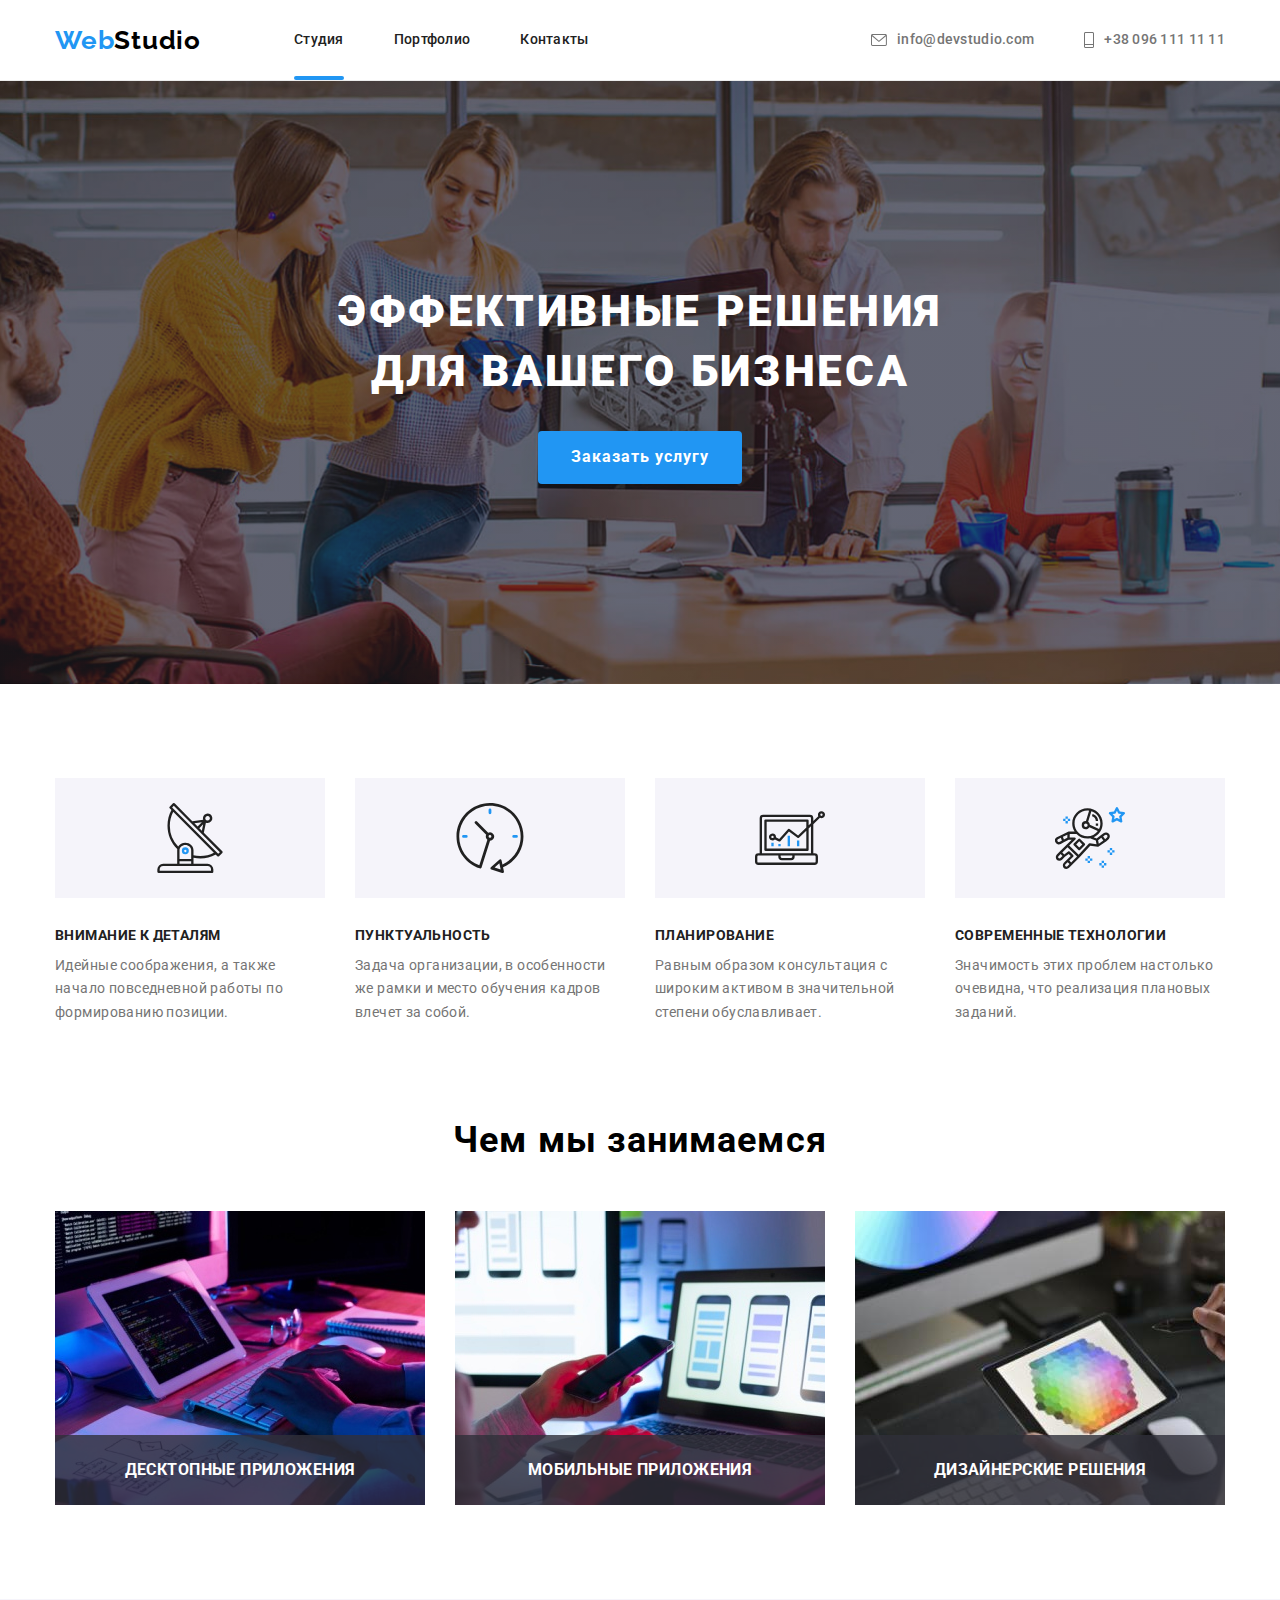
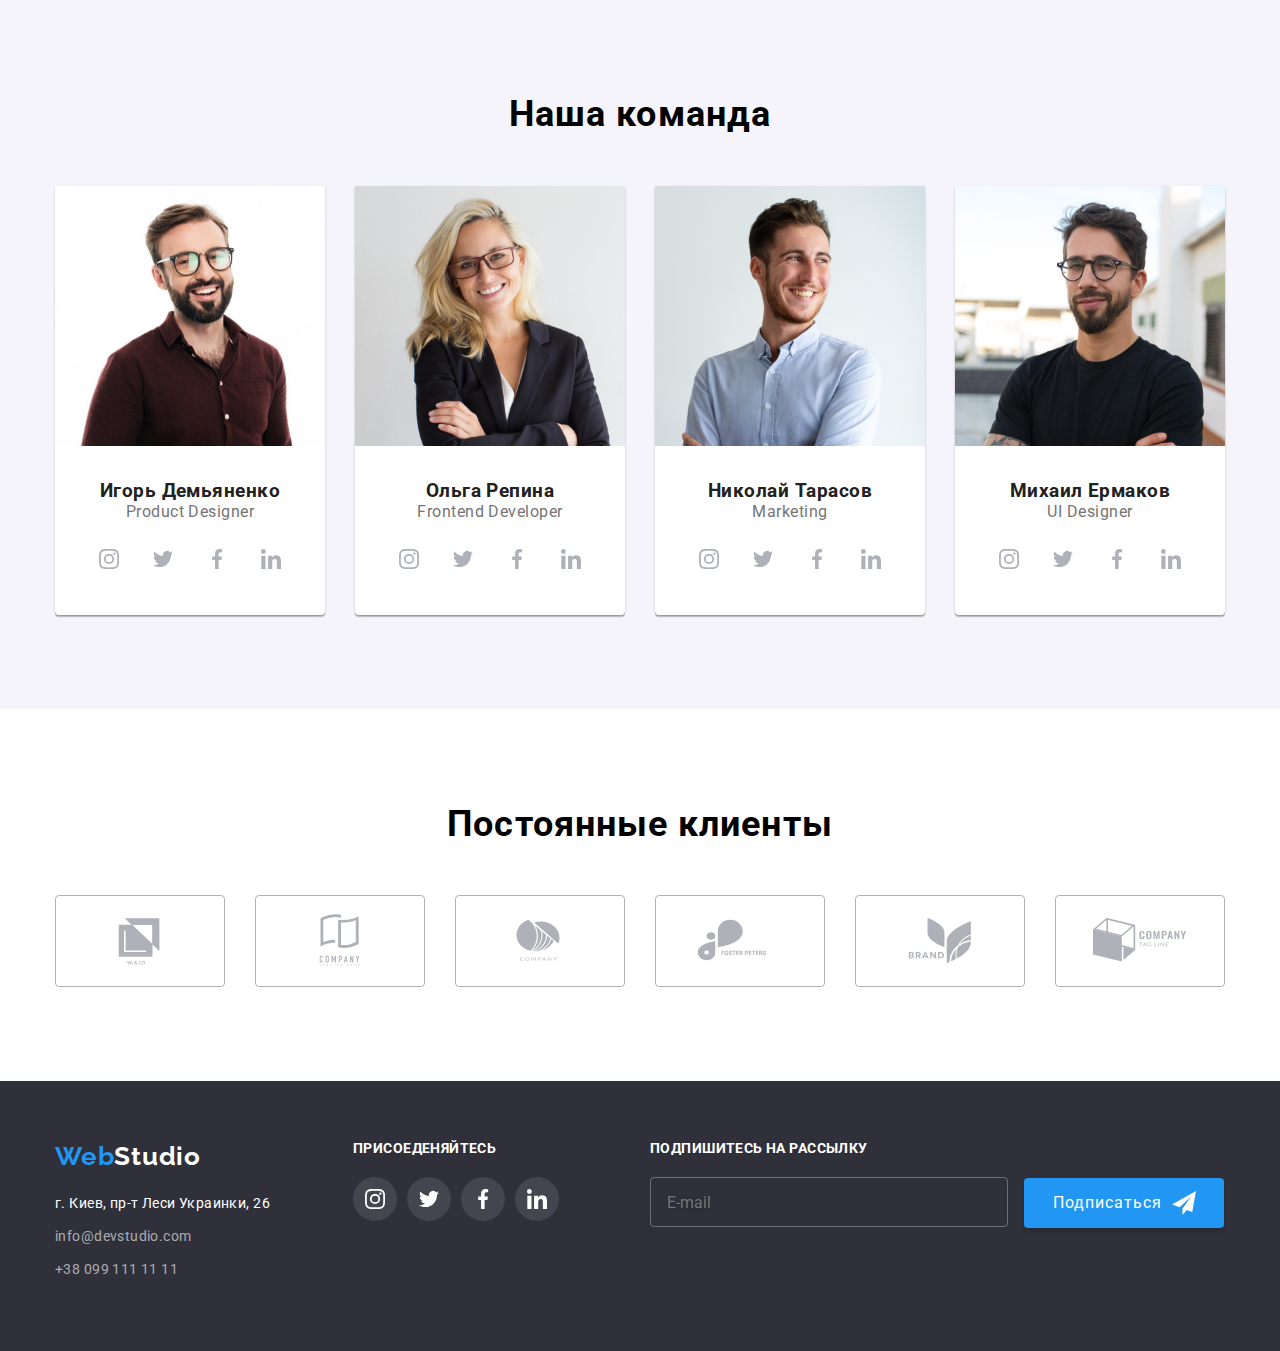
<file: index.html>
<!DOCTYPE html>
<html lang="en">

<head>
    <meta charset="UTF-8">
    <meta http-equiv="X-UA-Compatible" content="IE=edge">
    <meta name="viewport" content="width=device-width, initial-scale=1.0">
    <title>WebStudio</title>
    <link rel="stylesheet" href="./css/main.min.css">
    <link href="https://fonts.googleapis.com/css2?family=Raleway:wght@700&family=Roboto:wght@400;500;700;900&display=swap"
        rel="stylesheet">
    <!--<link rel="stylesheet" href="./css/styles.css">-->
</head>

<body>
    <!--Навигация по сайту-->
    <header class="header">
        <div class="header-container container">
        <nav class="site-nav" >
            <a href="./index.html" class="logo"><span class="logo-blue">Web</span><span class="logo-black">Studio</span></a>
            <ul class="site-nav site-nav__list" >
                <li class="site-nav__item"> <a href="./index.html" class="site-nav__link site-nav__link--current" >Студия</a></li>
                <li class="site-nav__item"> <a href="./portfolio.html" class="site-nav__link" >Портфолио</a></li>
                <li class="site-nav__item"> <a href="#" class="site-nav__link" >Контакты</a></li>
            </ul>
        </nav>
        <ul class="nav list">
            <li class="nav__item"><a  href="mailto:info@devstudio.com" class="nav__contact "><svg width="10" height="16" class="nav__icon">
                <use href="./images/icons.svg#envelope"></use>
            </svg> info@devstudio.com</a></li>
            <li class="nav__item"><a class="nav__contact " href="tel:+380961111111"><svg  width="16" height="12" class="nav__icon nav__icon--size">
                <use href="./images/icons.svg#phone"></use>
            </svg>+38 096 111 11 11</a></li>
        </ul>
        </div>
    </header>
    <main>
        <!--Герой-->
        <section class="hero">
            <h1 class="hero__text">Эффективные решения<br/> для вашего бизнеса</h1>
            <button type="button" class="hero__button" data-modal-open >Заказать услугу</button>
        </section>

        <section class="section">
            <div class="container">
            <!--заголовок который будет скрыт <h2> Наши ценности </h2>-->
            <ul class="list values">
                <li class="values__item">
                    <div class="values__icon">
                        <svg  width="70px" height="70px">
                            <use href="./images/icons.svg#antenna">
                            </use>
                        </svg>
                    </div>
                    <h3 class="values__heading">Внимание к деталям</h3>
                    <p class="values__text">Идейные соображения, а также начало повседневной работы по формированию позиции.</p>
                </li>
                <li class="values__item">
                    <div class="values__icon">
                        <svg  width="70" height="70">
                            <use href="./images/icons.svg#clock" ></use>
                        </svg>
                    </div>
                    <h3 class="values__heading">Пунктуальность</h3>
                    <p class="values__text">Задача организации, в особенности же рамки и место обучения кадров влечет за собой.</p>
                </li>
                <li class="values__item">
                    <div class="values__icon">
                        <svg  width="70" height="70">
                            <use href="./images/icons.svg#diagram" ></use>
                        </svg>
                    </div>
                    <h3 class="values__heading">Планирование</h3>
                    <p class="values__text">Равным образом консультация с широким активом в значительной степени обуславливает.</p>
                </li>
                <li class="values__item">
                    <div class="values__icon">
                        <svg  width="70" height="70">
                            <use href="./images/icons.svg#astronaut"></use>
                        </svg>
                    </div>
                    <h3 class="values__heading">Современные технологии </h3>
                    <p class="values__text">Значимость этих проблем настолько очевидна, что реализация плановых заданий.</p>
                </li>
            </ul>
            </div>
        </section>
        <!--Чем мы занимаемся-->
        <section class="inform">
            <div class="container">
            <h2 class="title">Чем мы занимаемся</h2>
            <ul class="list inform__list">
                <li class="inform__item"> 
                    <div class="inform__link"> <a href="#"><img src="./images/box1.jpg" width="370" alt="Структура проекта">
                    <div class="inform__title"><h3>Десктопные приложения</h3></div></a></div>
                </li>
                <li class="inform__item"> 
                    <div class="inform__link"> <a href="#"><img src="./images/box2.jpg" width="370" alt="Оптимизация">
                    <div class="inform__title"><h3>Мобильные приложения</h3></div></a></div>
                </li>
                <li class="inform__item"> <div class="inform__link"> <a href="#"><img src="./images/box3.jpg" width="370" alt="Дизайн">
                    <div class="inform__title"><h3>Дизайнерские решения</h3></div></a></div></li>
            </ul>
            </div>
        </section>
        <!--Наша команда-->
        <section class="team section">
            <div class="container">
<h2 class="title">Наша команда</h2>
<ul class="list team__list">
    <li class="team__item"><img src="./images/igor.jpg" width="270" alt="Игорь">
       <div class="team__container"><h3 class="team__title">Игорь Демьяненко</h3>
        <p class="team__text">Product Designer</p>
        <div class="card">
            <ul class="card__list list">
                <li><a href="#"  class="card__link"><svg width="20" height="20" class="card__icon">
                    <use href="./images/icons.svg#instagram"></use>
                </svg></a></li>
                <li><a href="#" class="card__link"><svg width="20" height="20" class="card__icon">
                    <use href="./images/icons.svg#twitter"></use>
                </svg></a></li>
                <li><a href="#" class="card__link"><svg width="20" height="20"class="card__icon">
                    <use href="./images/icons.svg#facebook"></use>
                </svg></a></li>
                <li><a href="#" class="card__link"><svg width="20" height="20"class="card__icon">
                    <use href="./images/icons.svg#linkedin"></use>
                </svg></a></li>
            </ul>
        </div>
        </div>
    </li>
    <li class="team__item"><img src="./images/olga.jpg" width="270" alt="Ольга">
    <div class="team__container"> <h3 class="team__title">Ольга Репина</h3>
        <p class="team__text">Frontend Developer</p>
        <div class="card">
            <ul class="card__list list">
                <li><a href="" class="card__link"><svg width="20" height="20" class="card__icon">
                            <use href="./images/icons.svg#instagram"></use>
                        </svg></a></li>
                <li><a href="" class="card__link"><svg width="20" height="20" class="card__icon">
                            <use href="./images/icons.svg#twitter"></use>
                        </svg></a></li>
                <li><a href="" class="card__link"><svg width="20" height="20" class="card__icon">
                            <use href="./images/icons.svg#facebook"></use>
                        </svg></a></li>
                <li><a href="" class="card__link"><svg width="20" height="20" class="card__icon">
                            <use href="./images/icons.svg#linkedin"></use>
                        </svg></a></li>
            </ul>
        </div>
    </div>
    </li>
    <li class="team__item"><img src="./images/tarasov.jpg" width="270" alt="Николай">
    <div class="team__container"> <h3 class="team__title">Николай Тарасов</h3>
        <p class="team__text">Marketing</p>
        <div class="card">
            <ul class="card__list list">
                <li><a href="" class="card__link"><svg width="20" height="20" class="card__icon">
                            <use href="./images/icons.svg#instagram"></use>
                        </svg></a></li>
                <li><a href="" class="card__link"><svg width="20" height="20" class="card__icon">
                            <use href="./images/icons.svg#twitter"></use>
                        </svg></a></li>
                <li><a href="" class="card__link"><svg width="20" height="20" class="card__icon">
                            <use href="./images/icons.svg#facebook"></use>
                        </svg></a></li>
                <li><a href="" class="card__link"><svg width="20" height="20" class="card__icon">
                            <use href="./images/icons.svg#linkedin"></use>
                        </svg></a></li>
            </ul>
        </div>
    </div>
    </li>
    <li class="team__item"><img src="./images/ermakov.jpg" width="270" alt="Михаил">
        <div class="team__container"><h3 class="team__title">Михаил Ермаков</h3>
        <p class="team__text">UI Designer</p>
        <div class="card">
            <ul class="card__list list">
                <li><a href="" class="card__link"><svg width="20" height="20" class="card__icon">
                            <use href="./images/icons.svg#instagram"></use>
                        </svg></a></li>
                <li><a href="" class="card__link"><svg width="20" height="20" class="card__icon">
                            <use href="./images/icons.svg#twitter"></use>
                        </svg></a></li>
                <li><a href="" class="card__link"><svg width="20" height="20" class="card__icon">
                            <use href="./images/icons.svg#facebook"></use>
                        </svg></a></li>
                <li><a href="" class="card__link"><svg width="20" height="20" class="card__icon">
                            <use href="./images/icons.svg#linkedin"></use>
                        </svg></a></li>
            </ul>
        </div>
    </div>
    </li>
</ul>
            </div>
           <!--Постоянные клиенты-->
        </section>
        <section class="section">
            <div class="container">
                <h2 class="title">Постоянные клиенты</h2>
                    <ul class="client list">
                        <li><a href="#" class="client__link">
                            <svg width="106" height="60">
                            <use href="./images/icons.svg#logo-0"></use></svg></a></li>
                        <li ><a href="#"class="client__link">
                            <svg width="106" height="60">
                            <use href="./images/icons.svg#logo-1"></use></svg></a></li>
                        <li><a href="#" class="client__link">
                            <svg width="106" height="60">
                            <use href="./images/icons.svg#logo-2"></use></svg></a></li>
                        <li><a href="#" class="client__link">
                            <svg width="106" height="60">
                            <use href="./images/icons.svg#logo-3"></use></svg></a></li>
                        <li><a href="#" class="client__link">
                            <svg width="106" height="60">
                            <use href="./images/icons.svg#logo-4"></use></svg></a></li>
                        <li><a href="#" class="client__link">
                            <svg width="106" height="60">
                            <use href="./images/icons.svg#logo-5"></use></svg></a></li>
                    </ul>
            </div>
        </section>
    </main>
    <!--Футер-->
<footer class="footer">
        <div class="container footer__container">
            <div>
            <a href="./index.html" class="footer__logo"><span class="logo-blue">Web</span><span class="logo-white">Studio</span></a>
        <address>
            <ul class="adress list">
                <li class="adress__item"><a href="#" class="adress__link">г. Киев, пр-т Леси Украинки, 26</a> </li>
                <li class="adress__item"><a href="mailto:info@example.com" class="adress__link adress__link--color">info@devstudio.com</a></li>
                <li class="adress__item"><a href="tel:+380991111111" class="adress__link adress__link--color">+38 099 111 11 11</a></li>
            </ul>
        </address>
        </div>
        <div class="join">
            <h3 class="join__title">Присоеденяйтесь</h3>
        <ul class="join__list list">
            <li><a href="#" class="join__link"><svg width="20" height="20" class="join__icon">
                        <use href="./images/icons.svg#instagram"></use>
                    </svg></a></li>
            <li><a href="#" class="join__link"><svg width="20" height="20" class="join__icon">
                        <use href="./images/icons.svg#twitter"></use>
                    </svg></a></li>
            <li><a href="#" class="join__link"><svg width="20" height="20" class="join__icon">
                        <use href="./images/icons.svg#facebook"></use>
                    </svg></a></li>
            <li><a href="#" class="join__link"><svg width="20" height="20" class="join__icon">
                        <use href="./images/icons.svg#linkedin"></use>
                    </svg></a></li>
        </ul>
        </div>
        <form class="footer-form">
            <h3 class="footer-form__title">Подпишитесь на рассылку</h3>
            <div>
            <input type="email" name="mail" placeholder="E-mail" class="footer-form__input"/>
            <button type="submit" class="footer-form__button">Подписаться <svg width="20" height="20" class="footer-form__icon">
                <use href="./images/icons.svg#icon-send-1"></use></svg></button>
            </div>
        </form>
    </div>
      
    </footer>

    <!--модальное окно-->
    <div class="backdrop is-hidden" data-modal>
        <div class="modal">
           <button type="button" class="modal__button" data-modal__button>
            <svg  width="18" height="18" >
            <use href="./images/icons.svg#close-black"></use>
            </svg></button>
            <form class="modal-form">
                <h2 class="modal-form__title">Оставьте свои данные, мы вам перезвоним</h2>
                <div class="modal-form__container">
                    <label for="name" class="modal-form__label">Имя</label>
                    <div class="modal-form__box">
                    <input class="modal-form__input" type="text" name="name" id="name"/>
                    <svg width="18" height="18" class="modal-form__icon">
                    <use href="./images/icons.svg#person-black"></use>
                    </svg>
                    </div>
                
                </div>
                <div class="modal-form__container">
                    <label for="tel" class="modal-form__label">Телефон</label>
                    <div class="modal-form__box">
                    <input class="modal-form__input" type="tel" name="tel" id="tel"/>
                    <svg width="18" height="18" class="modal-form__icon">
                    <use href="./images/icons.svg#phone-black"></use>
                    </svg> 
                    </div>
                </div>
                <div class="modal-form__container">
                    <label for="mail" class="modal-form__label">Почта</label>
                    <div class="modal-form__box">
                    <input class="modal-form__input" type="email" name="mail" id="mail"/>
                    <svg width="18" height="18" class="modal-form__icon">
                    <use href="./images/icons.svg#email-black"></use>
                    </svg>     
                    </div>
                </div>
                <div class="modal-form__container">
                    <label for="comment" class="modal-form__label">Комментарий</label>

                    <textarea class="modal-form__textarea" name="comment" id="comment" cols="" rows="10" placeholder="Введите текст"></textarea> 
                    
                </div>
                <div class="checkbox">
                    <input class="checkbox__input" type="checkbox" name="police" id="police"/>
                    <label for="police" class="checkbox__input">Соглашаюсь с рассылкой и принимаю <a href="" class="checkbox__link">Условия договора</a></label>
                </div>
               
                        <button type="submit" class="modal-form__button">Отправить </button>
                                    
            </form>
        </div>

    </div>
    <script src="./js/modal.js"></script>
</body>

</html>
</file>
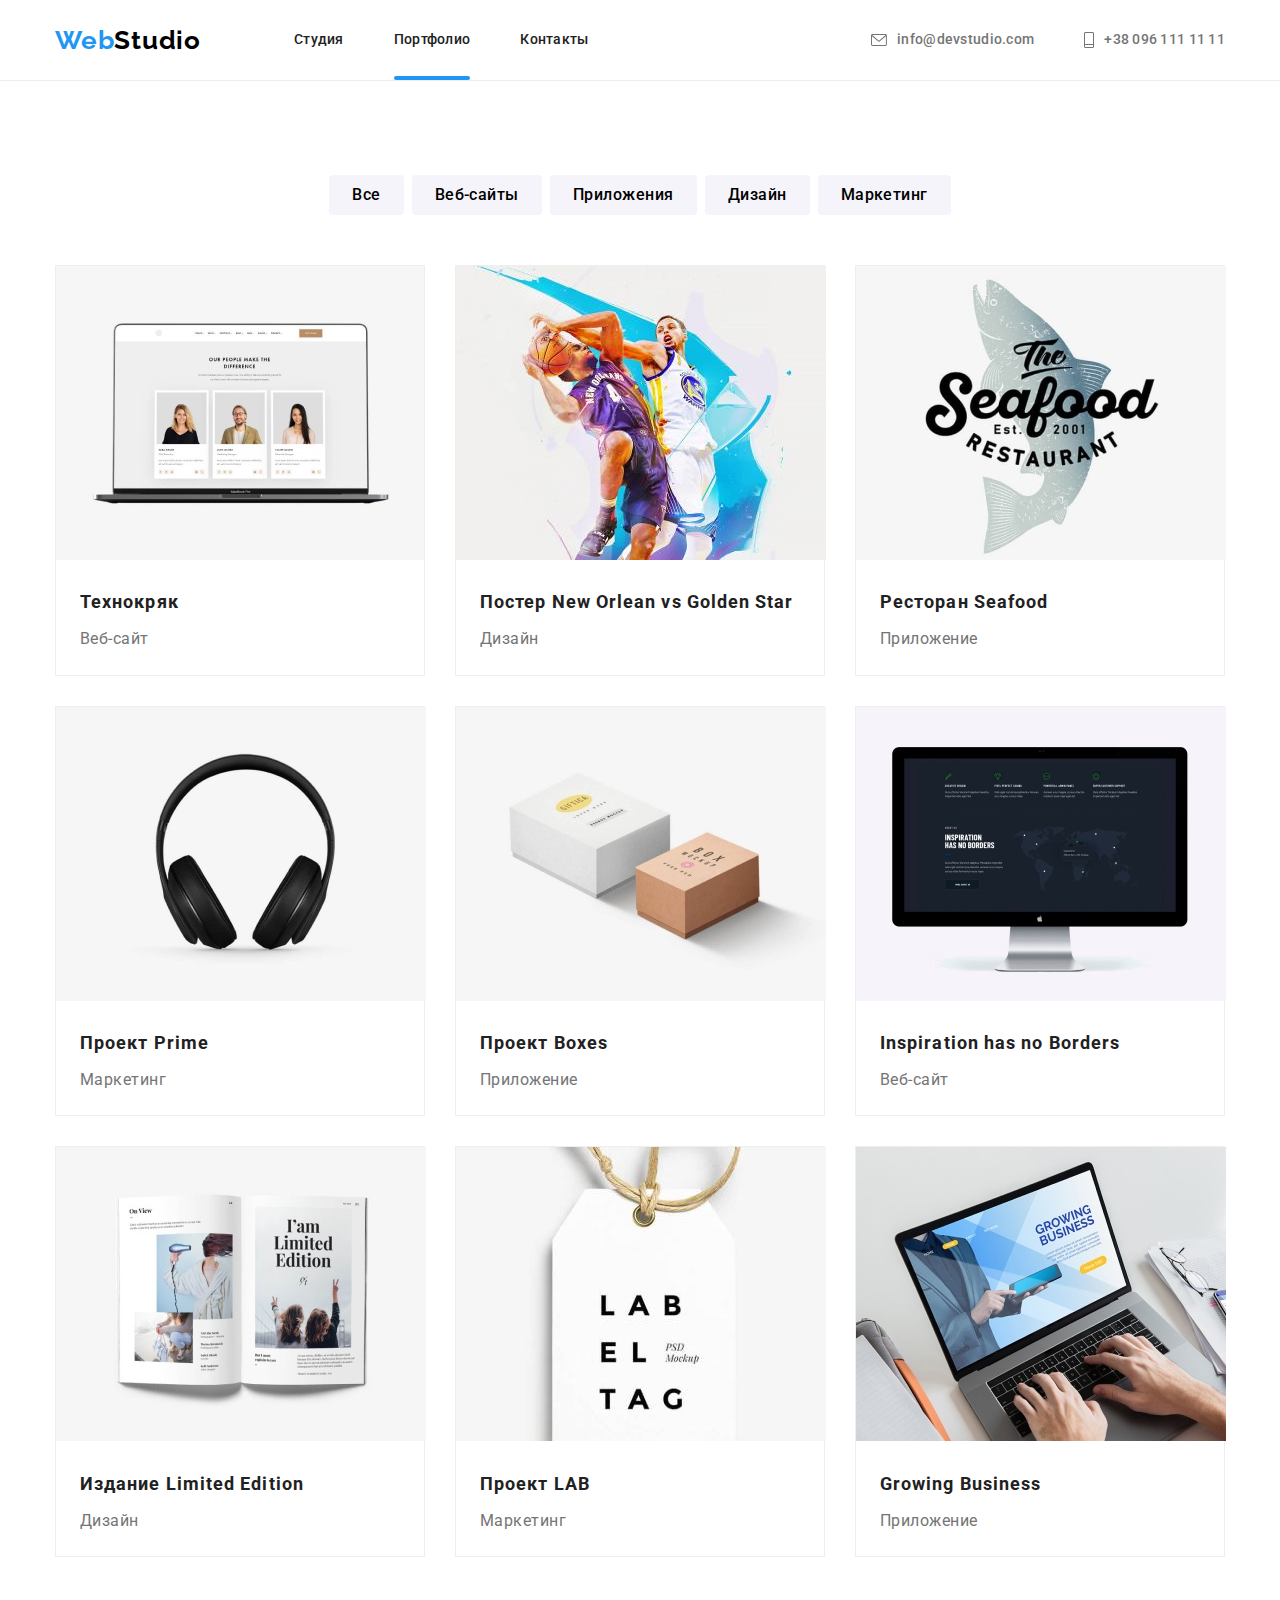
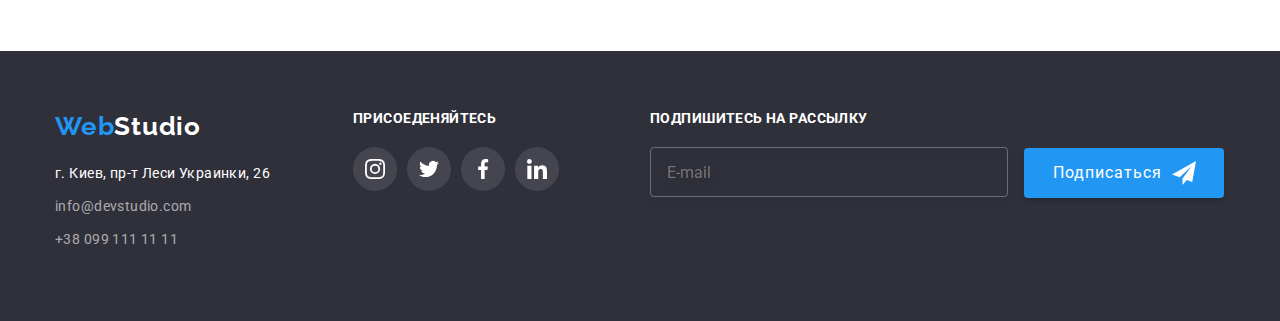
<file: portfolio.html>
<!DOCTYPE html>
<html lang="en">

<head>
    <meta charset="UTF-8">
    <meta http-equiv="X-UA-Compatible" content="IE=edge">
    <meta name="viewport" content="width=device-width, initial-scale=1.0">
    <title>Portfolio</title>
    <link rel="stylesheet" href="./css/main.min.css">
    <link href="https://fonts.googleapis.com/css2?family=Raleway:wght@700&family=Roboto:wght@400;500;700;900&display=swap"
    rel="stylesheet">
     <!--<link rel="stylesheet" href="./css/styles.css">-->
</head>

<body>
                 <!--Шапка сайта-->
    <header class="header">
        <div class="container header-container">
        <nav class="site-nav" >
            <a href="./index.html" class="logo"><span class="logo-blue">Web</span><span class="logo-black">Studio</span></a>
            <ul class="site-nav list" >
                <li class="site-nav__item"> <a href="./index.html" class="site-nav__link" >Студия</a></li>
                <li class="site-nav__item"> <a href="./portfolio.html" class="site-nav__link site-nav__link--current" >Портфолио</a></li>
                <li class="site-nav__item"> <a href="#" class="site-nav__link" >Контакты</a></li>
            </ul>
        </nav>
        <ul class="nav list">
            <li class="nav__item"><a  href="mailto:info@devstudio.com" class="nav__contact "><svg width="10" height="16" class="nav__icon">
                <use href="./images/icons.svg#envelope"></use>
            </svg> info@devstudio.com</a></li>
            <li class="nav__item"><a class="nav__contact " href="tel:+380961111111"><svg  width="16" height="12" class="nav__icon nav__icon--size">
                <use href="./images/icons.svg#phone"></use>
            </svg>+38 096 111 11 11</a></li>
        </ul>
        </div>
    </header>

<main>
    <section class="section">
    <div class="container">
            <!-- <h1> Портфолио работ </h1> -->      
            <ul class="list menu-btn">
            <li class="menu-btn__item"><button type="button" class="menu-btn__button">Все</button></li>
            <li class="menu-btn__item"><button type="button" class="menu-btn__button">Веб-сайты</button></li>
            <li class="menu-btn__item"><button type="button" class="menu-btn__button">Приложения</button></li>
            <li class="menu-btn__item"><button type="button" class="menu-btn__button">Дизайн</button></li>
            <li class="menu-btn__item"><button type="button" class="menu-btn__button">Маркетинг</button></li>
        </ul>

        <ul class="list portfolio">

            <li class="portfolio__item">
                <a href="" class="portfolio__link">
                <div class="thump">
                <img src="./images/technokryak.jpg" width="370" alt="technokryak">
                <p class="thump__text">Технокряк это современная площадка распространения коронавируса. Компании используют эту платформу для цифрового шпионажа и атак на защищённые сервера конкурентов.</p>
                </div></a>
                <div class="project">
                <h2 class="project__title">Технокряк</h2>
                <p class="project__text">Веб-сайт</p></div>
            </li>
            <li class="portfolio__item">
                <a href=""><img src="./images/new-orlean-vs-golden-star.jpg" width="370" alt="New Orlean vs Golden Star"></a>
                <div class="project"><h2 class="project__title">Постер New Orlean vs Golden Star</h2>
                <p class="project__text">Дизайн</p></div>
            </li>
            <li class="portfolio__item">
                <a href=""><img src="./images/seafood.jpg" width="370" alt="Seafood"></a>
                <div class="project"><h2 class="project__title">Ресторан Seafood</h2>
                <p class="project__text">Приложение</p></div>
            </li>
            <li class="portfolio__item">
                <a href=""><img src="./images/prime.jpg" width="370" alt="Prime"></a> 
                <div class="project"><h2 class="project__title">Проект Prime</h2>
                <p class="project__text">Маркетинг</p></div>
            </li>
            <li class="portfolio__item">
                <a href=""><img src="./images/boxes.jpg" width="370" alt="Boxes"></a>
                <div class="project"><h2 class="project__title">Проект Boxes</h2>
                <p class="project__text">Приложение</p></div>
            </li>
            <li class="portfolio__item">
                <a href=""><img src="./images/inspiration-has-no-borders.jpg" width="370" alt="Borders"></a> 
                <div class="project"><h2 class="project__title">Inspiration has no Borders</h2>
                <p class="project__text">Веб-сайт</p></div>
            </li>
            <li class="portfolio__item">
                <a href=""><img src="./images/limited-edition.jpg" width="370" alt="Limited Edition"></a>
                <div class="project"><h2 class="project__title">Издание Limited Edition</h2>
                <p class="project__text">Дизайн</p></div>
            </li>
            <li class="portfolio__item">
                <a href=""><img src="./images/lab.jpg" width="370" alt="LAB"></a>
                <div class="project"><h2 class="project__title">Проект LAB</h2>
                <p class="project__text">Маркетинг</p></div>
            </li>
            <li class="portfolio__item">
                <a href=""><img src="./images/growing-business.jpg" width="370" alt="Business"></a>
                <div class="project"><h2 class="project__title">Growing Business</h2>
                <p class="project__text">Приложение</p></div>
            </li>
        </ul>
        </div>
    </section>
    </main>

    <!--Футер-->
    <footer class="footer">
        <div class="container footer__container">
            <div>
            <a href="./index.html" class="footer__logo"><span class="logo-blue">Web</span><span class="logo-white">Studio</span></a>
        <address>
            <ul class="adress list">
                <li class="adress__item"><a href="#" class="adress__link">г. Киев, пр-т Леси Украинки, 26</a> </li>
                <li class="adress__item"><a href="mailto:info@example.com" class="adress__link adress__link--color">info@devstudio.com</a></li>
                <li class="adress__item"><a href="tel:+380991111111" class="adress__link adress__link--color">+38 099 111 11 11</a></li>
            </ul>
        </address>
        </div>
        <div class="join">
            <h3 class="join__title">Присоеденяйтесь</h3>
        <ul class="join__list list">
            <li><a href="#" class="join__link"><svg width="20" height="20" class="join__icon">
                        <use href="./images/icons.svg#instagram"></use>
                    </svg></a></li>
            <li><a href="#" class="join__link"><svg width="20" height="20" class="join__icon">
                        <use href="./images/icons.svg#twitter"></use>
                    </svg></a></li>
            <li><a href="#" class="join__link"><svg width="20" height="20" class="join__icon">
                        <use href="./images/icons.svg#facebook"></use>
                    </svg></a></li>
            <li><a href="#" class="join__link"><svg width="20" height="20" class="join__icon">
                        <use href="./images/icons.svg#linkedin"></use>
                    </svg></a></li>
        </ul>
        </div>
        <form class="footer-form">
            <h3 class="footer-form__title">Подпишитесь на рассылку</h3>
            <div>
            <input type="email" name="mail" placeholder="E-mail" class="footer-form__input"/>
            <button type="submit" class="footer-form__button">Подписаться <svg width="20" height="20" class="footer-form__icon">
                <use href="./images/icons.svg#icon-send-1"></use></svg></button>
            </div>
        </form>
    </div>
      
    </footer>
</body>

</html>
</file>
<file: css/styles.css>
/*Стили для index.html*/

:root {
  --primary-text-color: #757575; /*цвет основного текста*/
  --title-text-color: #212121; /*вторичный цвет заголовка*/
  --accent-color: #2196f3; /*акцент*/
  --white-color: #ffffff; /*белый цвет*/
  --timing-tunction: cubic-bezier(0.4, 0, 0.2, 1)
}

body {
  font-family: Roboto, sans-serif;
  background-color: var(--white-color);
  color: var(--primary-text-color);
}
/*Обнуление отступов заголовков и параграфов*/
h1,h2,h3,p {
  margin-top: 0;
  margin-bottom: 0;}
/*часто используется*/
.container {
  width: 1200px;
  padding: 0 15px;
  margin-top: 0;
  margin-bottom: 0;
  margin-left: auto;
  margin-right: auto;}

.section {
  padding-bottom: 94px;
  padding-top: 94px;}
.list{
  padding: 0;
  margin: 0;
  list-style: none;}

               /*Навигация по сайту*/
/* Page header*/
.header {
  border-bottom: 1px solid #ececec;}

.header-container,
.logo {
  display: flex;
  align-items: center;}
/*Логотип*/
.logo {
  margin-right: 93px;
  font-family: Raleway;
  font-weight: bold;
  font-size: 26px;
  line-height: 1.19; /* 31/26=1.19 */
  letter-spacing: 0.03em;}

.logo-blue {
  color: var(--accent-color);}
.logo-black {
  color: #000000;}
.logo-white {
  color: var(--white-color);}

.site-nav {
  display: flex;
  margin: 0 0 0 0;}
.site-nav__list  {
  padding: 0;
  margin: 0;
  list-style: none;}
.site-nav__link {
  display: block;
  padding-top: 32px;
  padding-bottom: 32px;
  font-weight: 500;
  position: relative;
   color: currentColor;
  font-size: 14px;
  line-height: 1.14;
  letter-spacing: 0.02em;
  color: var(--title-text-color);
  transition: color 250ms var(--timing-tunction); }
.site-nav .site-nav__item {
  margin-right: 50px;}
.site-nav a {
  color: var(--title-text-color);
  text-decoration: none;}
.site-nav__link--current:after {
  border-radius: 2px;
  content: "";
  position: absolute;
  display: block;
  width: 100%;
  height: 4px;
  left: 0;
  bottom: 0;
  background-color: #2196F3;}
.site-nav :last-child {
    margin-right: 0;}
.site-nav__link:hover,
.site-nav__link:focus {
   color: var(--accent-color);}
.site-nav__link.site-nav__link--current {
   color: var(--accent-color);}

.nav {
  display: flex;
  margin-left: auto;}
.nav .nav__item + .nav__item {
  margin-left: 50px;}
.nav__contact {
  display: flex;
  align-items: center;
  text-align: center;
  justify-content: center;
  color: var(--primary-text-color);
  font-weight: 500;
  font-size: 14px;
  line-height: 1.14;
  letter-spacing: 0.02em;
  text-decoration: none;
  transition: color 250ms var(--timing-tunction);
  fill: var(--primary-text-color);}
.nav__contact:hover,
.nav__contact:focus {
  color: var(--accent-color);
  fill: var(--accent-color);}
.nav__icon {
  margin-right: 10px;
  width: 16px;
  height: 12px;}
.nav__icon--size{
  width: 10px;
  height: 16px;}
.nav__icon:hover,
.nav__icon:focus {fill: var(--accent-color);}

                 /*Секция-герой*/
.hero {
  background-image: linear-gradient(to right, rgba(47, 48, 58, 0.4), rgba(47, 48, 58, 0.4)),
    url(../images/img-hero.jpg);
  max-width: 1600px;
  margin-left: auto;
  margin-right: auto;
  background-repeat: no-repeat;
  background-position: center;
  background-size: cover;
  padding: 200px 0 200px 0;
  background-color: #2f303a;
  text-align: center;
}
.hero__text {
  margin-bottom: 30px;
  font-weight: 900;
  font-size: 44px;
  line-height: 1.37;
  text-align: center;
  text-transform: uppercase;
  letter-spacing: 0.06em;
  color: var(--white-color);
}
/*Главная кнопка*/
.hero__button {
  padding: 10px 32px;
  min-width: 200px;
  border: 1px solid transparent;
  border-radius: 4px;
  cursor: pointer;
  font-weight: bold;
  font-size: 16px;
  line-height: 1.88;
  letter-spacing: 0.06em;
  color: var(--white-color);
  background-color: var(--accent-color);
}

                        /*Наши ценности*/

.values {
  display: flex;}
.values .values__item + .values__item {
  margin-left: 30px;}
.values__item {
    width: 270px; }
.values__heading{
  margin-top: 0;
  margin-bottom: 10px;
  font-weight: bold;
  font-size: 14px;
  line-height: 1.14;
  text-transform: uppercase;
  letter-spacing: 0.03em;
  color: var(--title-text-color);
}
.values__icon {
  display: flex;
  align-items: center;
  justify-content: center;
  width: 270px;
  height: 120px;
  background-color: #f5f4fa;
  margin-bottom: 30px;
}
.values__text {
  margin-top: 0;
  margin-bottom: 0;
  font-weight: normal;
  font-size: 14px;
  line-height: 1.71;
  letter-spacing: 0.03em;
  color: var(--primary-text-color);
}
/*Чем мы занимаемся*/
.inform {
  padding-bottom: 94px;
}
.inform__list {
  display: flex;}
.inform__list .inform__item + .inform__item {
  margin-left: 30px;}
.inform__link {
  position: relative;
}
.inform__link img {
display: block;}
.inform__title {
position: absolute;
bottom: 0;
width: 100%;
background: rgba(47, 48, 58, 0.8);
font-size: 14px;
line-height: 16px;
text-align: center;
letter-spacing: 0.03em;
text-transform: uppercase;
justify-content: center;
display: flex;
align-items: center;
padding: 27px 0 27px 0;
color: #FFFFFF;}
.title {
  margin-bottom: 50px;
  font-weight: bold;
  font-size: 36px;
  line-height: 1.17;
  text-align: center;
  letter-spacing: 0.03em;
  color: var(--title-text-color);}

                         /*Наша команда*/

.team {
  background-color: #f5f4fa;}
.team__list{
  display: flex;
  background-color: var(--white-color);}
.team__list .team__item + .team__item {
  margin-left: 30px;}
.team__container {
  margin-top: 0;
  margin-bottom: 0;
  margin-bottom: 4px;
  text-align: center;
  font-weight: 500;
  font-size: 16px;
  line-height: 1.19;
  letter-spacing: 0.03em;
  color: var(--title-text-color);
  padding: 30px 0 30px 0;}
.team__text {
  margin-top: 0;
  margin-bottom: 0;
  text-align: center;
  font-weight: normal;
  font-size: 16px;
  line-height: 1.19;
  letter-spacing: 0.03em;
  color: var(--primary-text-color);}
.team__item {
  box-shadow: 0px 1px 3px rgba(0, 0, 0, 0.12), 0px 1px 1px rgba(0, 0, 0, 0.14),
    0px 2px 1px rgba(0, 0, 0, 0.2);
  border-radius: 0px 0px 4px 4px;
}
.card {
  align-items: center;
  width: 206px;
  height: 44px;
  text-align: center;
  justify-content: center;
  margin: 16px 32px 0px 32px;
}
.card__list {
  display: flex;
  cursor: pointer;
  fill: var(--white-color);
}
.card__list li + li {
  margin-left: 10px;
}
.card__link {
  fill: #afb1b8;
  display: flex;
  width: 44px;
  height: 44px;
  border-radius: 50%;
  background-color: var(--white-color);
  align-items: center;
  justify-content: center;
}
.card__icon {
  color: currentColor;
  transition:250ms var(--timing-tunction);
}
.card__icon:hover,
.card__icon:focus {
  background-color: var(--accent-color);
  fill: var(--white-color);
}
.card__link:hover,
.card__link:focus {
  fill: var(--white-color);
  background-color: var(--accent-color);
}
                    /*Постоянные клиенты*/

.client {
  display: flex;
  text-align: center;
  justify-content: center;
}
.client__link {
  display: flex;
  align-items: center;
  justify-content: center;
  width: 170px;
  height: 92px;
  border: 1px solid #afb1b8;
  box-sizing: border-box;
  border-radius: 4px;
  fill: #afb1b8;
  transition:250ms var(--timing-tunction);
}
.client__link:hover,
.client__link:focus {
  fill: var(--accent-color);
  border: 1px solid var(--accent-color);
}
.client li + li {
  margin-left: 30px;}

                          /*Футер*/
.footer {
  padding: 60px 0 60px 0;
  background-color: #2f303a;}
.footer__container {
  display: flex;}
.footer__logo {
  display: block;
  margin-bottom: 20px;
  font-family: Raleway;
  font-weight: bold;
  font-size: 26px;
  line-height: 1.19;
  letter-spacing: 0.03em;
  text-decoration: none;}

.adress {
  font-style: normal;}
.adress :last-child {
  padding-bottom: 0;}
.adress__item {
  margin-bottom: 9px;}
.adress__link{
  font-weight: 400;
  font-size: 14px;
  line-height: 1.7;
  letter-spacing: 0.03em;
  color: var(--white-color);
  text-decoration: none;}
.adress__link--color {
  color: rgba(255, 255, 255, 0.6);}
.adress__link--color:hover,
.adress__link--color:focus {
  color: var(--accent-color);}
 /*присоединяйтесь*/
 .join {
  align-items: center;
  justify-content: center;
  margin: 0 0 95px 83px;
  width: 206px;
  height: 44px;}
.join__title {
  font-size: 14px;
  line-height: 1.14;
  letter-spacing: 0.03em;
  text-transform: uppercase;
  color: var(--white-color);}
.join__list {
  margin-top: 20px;
  display: flex;
  cursor: pointer;
  fill: var(--white-color);}
.join__link {
  display: flex;
  width: 44px;
  height: 44px;
  border-radius: 50%;
  background-color: var(--white-color);
  align-items: center;
  justify-content: center;
  background: rgba(255, 255, 255, 0.1);
  transition: background-color 250ms var(--timing-tunction);}
.join__link:hover,
.join__link:focus {
  background-color: var(--accent-color);}
.join__icon {
  fill: var(--white-color);}
.join__list li + li {
  margin-left: 10px;}
  /*кнопка подписаться*/
.footer-form{
  margin-left: 91px;}
.footer-form__title{
  font-size: 14px;
  line-height: 1.14;
  letter-spacing: 0.03em;
  text-transform: uppercase;
  color: #FFFFFF;
  margin-bottom: 20px;}
.footer-form__input{
  width: 358px;
  height: 50px;
  background-color: transparent;
  border: 1px solid rgba(255, 255, 255, 0.3);
  box-sizing: border-box;
  filter: drop-shadow(0px 4px 4px rgba(0, 0, 0, 0.15));
  border-radius: 4px;
  padding: 15px 0 15px 16px;}
.footer-form__button{
  position: relative;
  width: 200px;
  height: 50px;
  font-size: 16px;
  line-height: 1.87;
  letter-spacing: 0.06em;
  color: #FFFFFF;
  background: #2196F3;
  box-shadow: 0px 4px 4px rgba(0, 0, 0, 0.15);
  border-radius: 4px;
  margin-left: 12px;
  cursor: pointer;
  border: none;
  padding: 10px 62px 10px 29px;
  }
.footer-form__icon {
  position: absolute;
  width: 24px;
  height: 24px;
  top: 50%;
  right: 28px;
  transform: translateY(-50%);
  margin-left: 10px;
  fill: var(--white-color);}
 

/*/////////////////////////////////////////////*/


                   /*модальное окно*/
.backdrop{
  position: fixed;
  top: 0;
  left: 0;
  width: 100%;
  height: 100%;
  background: rgba(0, 0, 0, 0.2);
  opacity: 1;
  transition: opacity 250ms var(--timing-tunction); }
.modal{
  position: absolute;
  top: 50%;
  left: 50%;
  transform: translate(-50%, -50%);
  width: 528px;
  height: 581px;
  background-color: var(--white-color);
  padding: 40px;}
.modal__button {
  position: absolute;
  top: 8px;
  right: 8px;
  width: 30px;
  height: 30px;
  border-radius: 50%;
  background: #FFFFFF;
  border: 1px solid rgba(0, 0, 0, 0.1);
  cursor: pointer;
  display: flex;
  align-items: center;
  justify-content: center;
  cursor: pointer; }
.modal__button:hover,
.modal__button:focus{
  fill: #2196F3;}
.is-hidden {
  opacity: 0;
  pointer-events: none;
}
/*форма*/
.modal-form{
    display: flex;
    flex-direction: column;
}
.modal-form__title{
    font-size: 20px;
    line-height: 23px;
    text-align: center;
    letter-spacing: 0.03em;
    color: #212121;
    margin-bottom: 12px;}
.modal-form__container {
  margin-bottom: 10px;
  display: flex;
  flex-direction: column;}
.modal-form__label {
  margin-bottom: 4px;
  font-size: 12px;
  line-height: 1.17;
  letter-spacing: 0.01em;
  color: #757575;}
.modal-form__box{
  position: relative;}
.modal-form__icon{
  position: absolute;
  top: 50%;
  left: 12px;
  transform: translateY(-50%);}
.modal-form__textarea {
  width: 100%;
  height: 120px;
  border: 1px solid rgba(33, 33, 33, 0.2);
  border-radius: 4px;
  resize: none;
  outline: none;
  cursor: pointer;
  padding: 12px 16px;
  font-weight: normal;
  font-size: 12px;
  line-height: 1.166;
  letter-spacing: 0.01em;
  margin-top: 4px;
  transition: 250ms cubic-bezier(0.4, 0, 0.2, 1);}
.modal-form__input{
    width: 100%;
    height: 40px;
    border: 1px solid rgba(33, 33, 33, 0.2);
    border-radius: 4px;
    outline: none;
    cursor: pointer;
    padding-left: 42px;
    transition: 250ms cubic-bezier(0.4, 0, 0.2, 1);
    font-weight: normal;
    font-size: 12px;
    line-height: 1.166;
    letter-spacing: 0.01em;
    margin-top: 4px;}
.checkbox{
    margin-top: 20px;
    margin-bottom: 30px;}
.checkbox__input{
    font-size: 14px;
    line-height: 1.71;
    letter-spacing: 0.03em;
    color: #757575;
    width: 16px;
    height: 15px;}
.modal-form__button{
    position: absolute;
    bottom: 0;
    left: 50%;
    border: none;
    transform: translateX(-50%);
    font-size: 16px;
    line-height: 1.87;
    display: flex;
    justify-content: center;
    align-items: center;
    letter-spacing: 0.06em;
    padding: 10px 55px 10px 56px;
    color: #FFFFFF;
    background: #188CE8;
    box-shadow: 0px 4px 4px rgba(0, 0, 0, 0.15);
    border-radius: 4px;
    cursor: pointer;
    margin-bottom: 40px;}
.modal-form__input:focus {
    border: 1px solid #2196F3;
    border-radius: 4px;}
.modal-form .modal-form__input:focus +.modal-form__icon{
     fill: #2196F3;}
.modal-form__textarea:focus {
    border-color: var(--accent-color);}
.modal-form__textarea::placeholder {
    color: rgba(117, 117, 117, 0.5);}
    /*Стили для portfolio.html*/

                                    /*Портфолио работ*/
/*Меню кнопок*/
.menu-btn {
  display: flex;
  justify-content: center;
  margin-bottom: 50px;}
.menu-btn .menu-btn__item + .menu-btn__item {
  margin-left: 8px;}
.menu-btn__item:hover {
  box-shadow: 0px 3px 1px rgba(0, 0, 0, 0.1), 0px 1px 2px rgba(0, 0, 0, 0.08),
    0px 2px 2px rgba(0, 0, 0, 0.12);
  border-radius: 4px;}
.menu-btn__button{
  min-width: 73px;
  border: 1px solid transparent;
  border-radius: 4px;
  padding: 6px 22px;
  cursor: pointer;
  font-weight: 500;
  font-size: 16px;
  line-height: 1.62;
  text-align: center;
  letter-spacing: 0.03em;
  color: var(--title-text-color);
  background-color: #f5f4fa;
  transition: 250ms var(--timing-tunction);
  }
.menu-btn__button:hover,
.menu-btn__button:focus {
  color: var(--white-color);
  background-color: var(--accent-color);}
/*portfolio*/
.portfolio {
  display: flex;
  flex-wrap: wrap;}
.portfolio__item {
  margin-right: 30px;
  margin-bottom: 30px;
  width: 370px;
  border: 1px solid #eeeeee;
  box-sizing: border-box;} 
.portfolio__item:nth-child(3n) {
  margin-right: 0;}
.portfolio__item:nth-last-child(-n + 3) {
  margin-bottom: 0;
  }
.portfolio__item:hover .thump__text{transform: translateY(0);}
.portfolio__item:hover {
  border: 1px solid #eeeeee;
  box-sizing: border-box;
  box-shadow: 0px 1px 1px rgba(0, 0, 0, 0.12), 0px 4px 4px rgba(0, 0, 0, 0.06),
  1px 4px 6px rgba(0, 0, 0, 0.16);}
.thump{
  position: relative;
  overflow: hidden;}
.thump__text{
  position: absolute;
  transform: translateY(100%);
  width: 100%;
  height: 100%;
  top: 0;
  background-color: rgba(33, 150, 243, 0.9);
  transition: transform 250ms var(--timing-tunction);
  padding: 63px 24px;
  margin: 0;
  color: var(--white-color);
  font-size: 18px;
  line-height: 1.56;
  }
.project {
  padding: 20px 24px;}
.project__title {
  margin-bottom: 4px;
  font-style: normal;
  font-weight: 700;
  font-size: 18px;
  line-height: 2;
  letter-spacing: 0.06em;
  color: var(--title-text-color);
}
.project__text {
  font-style: normal;
  font-weight: 400;
  font-size: 16px;
  line-height: 1.9;
  letter-spacing: 0.03em;
  color: var(--primary-text-color);
}
</file>
<file: css/main.min.css>
/*! modern-normalize v1.1.0 | MIT License | https://github.com/sindresorhus/modern-normalize */*,::before,::after{-webkit-box-sizing:border-box;box-sizing:border-box}html{line-height:1.15;-webkit-text-size-adjust:100%;-moz-tab-size:4;-o-tab-size:4;tab-size:4}body{margin:0;font-family:system-ui,-apple-system,"Segoe UI",Roboto,Helvetica,Arial,sans-serif,"Apple Color Emoji","Segoe UI Emoji"}hr{height:0;color:inherit}abbr[title]{-webkit-text-decoration:underline dotted;text-decoration:underline dotted}b,strong{font-weight:bolder}code,kbd,samp,pre{font-family:ui-monospace, SFMono-Regular, Consolas, 'Liberation Mono', Menlo, monospace;font-size:1em}small{font-size:80%}sub,sup{font-size:75%;line-height:0;position:relative;vertical-align:baseline}sub{bottom:-0.25em}sup{top:-0.5em}table{text-indent:0;border-color:inherit}button,input,optgroup,select,textarea{font-family:inherit;font-size:100%;line-height:1.15;margin:0}button,select{text-transform:none}button,[type='button'],[type='reset'],[type='submit']{-webkit-appearance:button}::-moz-focus-inner{border-style:none;padding:0}:-moz-focusring{outline:1px dotted ButtonText}:-moz-ui-invalid{box-shadow:none}legend{padding:0}progress{vertical-align:baseline}::-webkit-inner-spin-button,::-webkit-outer-spin-button{height:auto}[type='search']{-webkit-appearance:textfield;outline-offset:-2px}::-webkit-search-decoration{-webkit-appearance:none}::-webkit-file-upload-button{-webkit-appearance:button;font:inherit}summary{display:list-item}body{font-family:Roboto, sans-serif;background-color:var(--white-color);color:var(--primary-text-color)}h1,h2,h3,p{margin-top:0;margin-bottom:0}.container{width:1200px;padding:0 15px;margin-top:0;margin-bottom:0;margin-left:auto;margin-right:auto}.section{padding-bottom:94px;padding-top:94px}.list{padding:0;margin:0;list-style:none}.title{margin-bottom:50px;font-weight:bold;font-size:36px;line-height:1.17;text-align:center;letter-spacing:0.03em;color:var(--title-text-color)}.header{border-bottom:1px solid #ececec}.header-container,.logo{display:-webkit-box;display:-ms-flexbox;display:flex;-webkit-box-align:center;-ms-flex-align:center;align-items:center}.logo{margin-right:93px;font-family:Raleway;font-weight:bold;font-size:26px;line-height:1.19;letter-spacing:0.03em}.logo-blue{color:#2196f3}.logo-black{color:#000000}.logo-white{color:#fff}.site-nav{display:-webkit-box;display:-ms-flexbox;display:flex;margin:0 0 0 0}.site-nav:last-child{margin-right:0}.site-nav__list{padding:0;margin:0;list-style:none}.site-nav__link{display:block;padding-top:32px;padding-bottom:32px;font-weight:500;position:relative;color:currentColor;font-size:14px;line-height:1.14;letter-spacing:0.02em;color:#212121;-webkit-transition:color 250ms cubic-bezier(0.4, 0, 0.2, 1);transition:color 250ms cubic-bezier(0.4, 0, 0.2, 1)}.site-nav__link:hover,.site-nav__link:focus{color:#2196f3}.site-nav .site-nav__item{margin-right:50px}.site-nav a{color:#212121;text-decoration:none}.site-nav__link--current:after{border-radius:2px;content:"";position:absolute;display:block;width:100%;height:4px;left:0;bottom:0;background-color:#2196F3}.nav{display:-webkit-box;display:-ms-flexbox;display:flex;margin-left:auto}.nav .nav__item+.nav__item{margin-left:50px}.nav__contact{display:-webkit-box;display:-ms-flexbox;display:flex;-webkit-box-align:center;-ms-flex-align:center;align-items:center;text-align:center;-webkit-box-pack:center;-ms-flex-pack:center;justify-content:center;color:#757575;font-weight:500;font-size:14px;line-height:1.14;letter-spacing:0.02em;text-decoration:none;-webkit-transition:color 250ms cubic-bezier(0.4, 0, 0.2, 1);transition:color 250ms cubic-bezier(0.4, 0, 0.2, 1);fill:#757575}.nav__contact:hover,.nav__contact:focus{color:#2196f3;fill:#2196f3}.nav__icon{margin-right:10px;width:16px;height:12px}.nav__icon:hover,.nav__icon:focus{fill:#2196f3}.nav__icon--size{width:10px;height:16px}.hero{background-image:-webkit-gradient(linear, left top, right top, from(rgba(47,48,58,0.4)), to(rgba(47,48,58,0.4))),url(../images/img-hero.jpg);background-image:linear-gradient(to right, rgba(47,48,58,0.4), rgba(47,48,58,0.4)),url(../images/img-hero.jpg);max-width:1600px;margin-left:auto;margin-right:auto;background-repeat:no-repeat;background-position:center;background-size:cover;padding:200px 0 200px 0;background-color:#2f303a;text-align:center}.hero__text{margin-bottom:30px;font-weight:900;font-size:44px;line-height:1.37;text-align:center;text-transform:uppercase;letter-spacing:0.06em;color:#fff}.hero__button{padding:10px 32px;min-width:200px;border:1px solid transparent;border-radius:4px;cursor:pointer;font-weight:bold;font-size:16px;line-height:1.88;letter-spacing:0.06em;color:#fff;background-color:#2196f3}.values{display:-webkit-box;display:-ms-flexbox;display:flex}.values__item{width:270px}.values .values__item+.values__item{margin-left:30px}.values__heading{margin-top:0;margin-bottom:10px;font-weight:bold;font-size:14px;line-height:1.14;text-transform:uppercase;letter-spacing:0.03em;color:#212121}.values__icon{display:-webkit-box;display:-ms-flexbox;display:flex;-webkit-box-align:center;-ms-flex-align:center;align-items:center;-webkit-box-pack:center;-ms-flex-pack:center;justify-content:center;width:270px;height:120px;background-color:#f5f4fa;margin-bottom:30px}.values__text{margin-top:0;margin-bottom:0;font-weight:normal;font-size:14px;line-height:1.71;letter-spacing:0.03em;color:#757575}.inform{padding-bottom:94px}.inform__list{display:-webkit-box;display:-ms-flexbox;display:flex}.inform__list .inform__item+.inform__item{margin-left:30px}.inform__link{position:relative}.inform__link img{display:block}.inform__title{position:absolute;bottom:0;width:100%;background:rgba(47,48,58,0.8);font-size:14px;line-height:16px;text-align:center;letter-spacing:0.03em;text-transform:uppercase;-webkit-box-pack:center;-ms-flex-pack:center;justify-content:center;display:-webkit-box;display:-ms-flexbox;display:flex;-webkit-box-align:center;-ms-flex-align:center;align-items:center;padding:27px 0 27px 0;color:#FFFFFF}.team{background-color:#f5f4fa}.team__list{display:-webkit-box;display:-ms-flexbox;display:flex}.team__container{margin-top:0;margin-bottom:0;margin-bottom:4px;text-align:center;font-weight:500;font-size:16px;line-height:1.19;letter-spacing:0.03em;color:#212121;padding:30px 0 30px 0}.team__text{margin-top:0;margin-bottom:0;text-align:center;font-weight:normal;font-size:16px;line-height:1.19;letter-spacing:0.03em;color:#757575}.team__item{-webkit-box-shadow:0px 1px 3px rgba(0,0,0,0.12),0px 1px 1px rgba(0,0,0,0.14),0px 2px 1px rgba(0,0,0,0.2);box-shadow:0px 1px 3px rgba(0,0,0,0.12),0px 1px 1px rgba(0,0,0,0.14),0px 2px 1px rgba(0,0,0,0.2);border-radius:0px 0px 4px 4px;background-color:#fff}.team__list .team__item+.team__item{margin-left:30px}.card{-webkit-box-align:center;-ms-flex-align:center;align-items:center;width:206px;height:44px;text-align:center;-webkit-box-pack:center;-ms-flex-pack:center;justify-content:center;margin:16px 32px 0px 32px}.card__list{display:-webkit-box;display:-ms-flexbox;display:flex;cursor:pointer;fill:#fff}.card__list li+li{margin-left:10px}.card__link{fill:#afb1b8;display:-webkit-box;display:-ms-flexbox;display:flex;width:44px;height:44px;border-radius:50%;background-color:#fff;-webkit-box-align:center;-ms-flex-align:center;align-items:center;-webkit-box-pack:center;-ms-flex-pack:center;justify-content:center}.card__link:hover,.card__link:focus{fill:#fff;background-color:#2196f3}.card__icon{color:currentColor;-webkit-transition:250ms var cubic-bezier(0.4, 0, 0.2, 1);transition:250ms var cubic-bezier(0.4, 0, 0.2, 1)}.card__icon:hover,.card__icon:focus{background-color:#2196f3;fill:#fff}.client{display:-webkit-box;display:-ms-flexbox;display:flex;text-align:center;-webkit-box-pack:center;-ms-flex-pack:center;justify-content:center}.client li+li{margin-left:30px}.client__link{display:-webkit-box;display:-ms-flexbox;display:flex;-webkit-box-align:center;-ms-flex-align:center;align-items:center;-webkit-box-pack:center;-ms-flex-pack:center;justify-content:center;width:170px;height:92px;border:1px solid #afb1b8;-webkit-box-sizing:border-box;box-sizing:border-box;border-radius:4px;fill:#afb1b8;-webkit-transition:250ms cubic-bezier(0.4, 0, 0.2, 1);transition:250ms cubic-bezier(0.4, 0, 0.2, 1)}.client__link:hover,.client__link:focus{fill:#2196f3;border:1px solid #2196f3}.footer{padding:60px 0 60px 0;background-color:#2f303a}.footer__container{display:-webkit-box;display:-ms-flexbox;display:flex}.footer__logo{display:block;margin-bottom:20px;font-family:Raleway;font-weight:bold;font-size:26px;line-height:1.19;letter-spacing:0.03em;text-decoration:none}.adress{font-style:normal}.adress:last-child{padding-bottom:0}.adress__item{margin-bottom:9px}.adress__link{font-weight:400;font-size:14px;line-height:1.7;letter-spacing:0.03em;color:#fff;text-decoration:none}.adress__link--color{color:rgba(255,255,255,0.6)}.adress__link--color:hover,.adress__link--color:focus{color:#2196f3}.join{-webkit-box-align:center;-ms-flex-align:center;align-items:center;-webkit-box-pack:center;-ms-flex-pack:center;justify-content:center;margin:0 0 95px 83px;width:206px;height:44px}.join__title{font-size:14px;line-height:1.14;letter-spacing:0.03em;text-transform:uppercase;color:#fff}.join__list{margin-top:20px;display:-webkit-box;display:-ms-flexbox;display:flex;cursor:pointer;fill:#fff}.join__list li+li{margin-left:10px}.join__link{display:-webkit-box;display:-ms-flexbox;display:flex;width:44px;height:44px;border-radius:50%;background-color:#fff;-webkit-box-align:center;-ms-flex-align:center;align-items:center;-webkit-box-pack:center;-ms-flex-pack:center;justify-content:center;background:rgba(255,255,255,0.1);-webkit-transition:background-color 250ms cubic-bezier(0.4, 0, 0.2, 1);transition:background-color 250ms cubic-bezier(0.4, 0, 0.2, 1)}.join__link:hover,.join__link:focus{background-color:#2196f3}.join__icon{fill:#fff}.footer-form{margin-left:91px}.footer-form__title{font-size:14px;line-height:1.14;letter-spacing:0.03em;text-transform:uppercase;color:#FFFFFF;margin-bottom:20px}.footer-form__input{width:358px;height:50px;background-color:transparent;border:1px solid rgba(255,255,255,0.3);-webkit-box-sizing:border-box;box-sizing:border-box;-webkit-filter:drop-shadow(0px 4px 4px rgba(0,0,0,0.15));filter:drop-shadow(0px 4px 4px rgba(0,0,0,0.15));border-radius:4px;padding:15px 0 15px 16px}.footer-form__button{position:relative;width:200px;height:50px;font-size:16px;line-height:1.87;letter-spacing:0.06em;color:#FFFFFF;background:#2196F3;-webkit-box-shadow:0px 4px 4px rgba(0,0,0,0.15);box-shadow:0px 4px 4px rgba(0,0,0,0.15);border-radius:4px;margin-left:12px;cursor:pointer;border:none;padding:10px 62px 10px 29px}.footer-form__icon{position:absolute;width:24px;height:24px;top:50%;right:28px;-webkit-transform:translateY(-50%);transform:translateY(-50%);margin-left:10px;fill:#fff}.backdrop{position:fixed;top:0;left:0;width:100%;height:100%;background:rgba(0,0,0,0.2);opacity:1;-webkit-transition:opacity 250ms cubic-bezier(0.4, 0, 0.2, 1);transition:opacity 250ms cubic-bezier(0.4, 0, 0.2, 1)}.modal{position:absolute;top:50%;left:50%;-webkit-transform:translate(-50%, -50%);transform:translate(-50%, -50%);width:528px;height:581px;background-color:#fff;padding:40px}.modal__button{position:absolute;top:8px;right:8px;width:30px;height:30px;border-radius:50%;background:#fff;border:1px solid rgba(0,0,0,0.1);cursor:pointer;display:-webkit-box;display:-ms-flexbox;display:flex;-webkit-box-align:center;-ms-flex-align:center;align-items:center;-webkit-box-pack:center;-ms-flex-pack:center;justify-content:center}.modal__button:hover,.modal__button:focus{fill:#2196F3}.is-hidden{opacity:0;pointer-events:none}.modal-form{display:-webkit-box;display:-ms-flexbox;display:flex;-webkit-box-orient:vertical;-webkit-box-direction:normal;-ms-flex-direction:column;flex-direction:column}.modal-form__title{font-size:20px;line-height:23px;text-align:center;letter-spacing:0.03em;color:#212121;margin-bottom:12px}.modal-form__container{margin-bottom:10px;display:-webkit-box;display:-ms-flexbox;display:flex;-webkit-box-orient:vertical;-webkit-box-direction:normal;-ms-flex-direction:column;flex-direction:column}.modal-form__label{margin-bottom:4px;font-size:12px;line-height:1.17;letter-spacing:0.01em;color:#757575}.modal-form__box{position:relative}.modal-form__icon{position:absolute;top:50%;left:12px;-webkit-transform:translateY(-50%);transform:translateY(-50%)}.modal-form__textarea{width:100%;height:120px;border:1px solid rgba(33,33,33,0.2);border-radius:4px;resize:none;outline:none;cursor:pointer;padding:12px 16px;font-weight:normal;font-size:12px;line-height:1.166;letter-spacing:0.01em;margin-top:4px;-webkit-transition:250ms cubic-bezier(0.4, 0, 0.2, 1);transition:250ms cubic-bezier(0.4, 0, 0.2, 1)}.modal-form__textarea:focus{border-color:#2196f3}.modal-form__textarea::-webkit-input-placeholder{color:rgba(117,117,117,0.5)}.modal-form__textarea:-ms-input-placeholder{color:rgba(117,117,117,0.5)}.modal-form__textarea::-ms-input-placeholder{color:rgba(117,117,117,0.5)}.modal-form__textarea::placeholder{color:rgba(117,117,117,0.5)}.modal-form__input{width:100%;height:40px;border:1px solid rgba(33,33,33,0.2);border-radius:4px;outline:none;cursor:pointer;padding-left:42px;-webkit-transition:250ms cubic-bezier(0.4, 0, 0.2, 1);transition:250ms cubic-bezier(0.4, 0, 0.2, 1);font-weight:normal;font-size:12px;line-height:1.166;letter-spacing:0.01em;margin-top:4px}.modal-form__input:focus{border:1px solid #2196f3;border-radius:4px}.modal-form .modal-form__input:focus+.modal-form__icon{fill:#2196f3}.checkbox{margin-top:20px;margin-bottom:30px}.checkbox__input{font-size:14px;line-height:1.71;letter-spacing:0.03em;color:#757575;width:16px;height:15px}.checkbox__link{color:#2196f3}.modal-form__button{position:absolute;bottom:0;left:50%;border:none;-webkit-transform:translateX(-50%);transform:translateX(-50%);font-size:16px;line-height:1.87;display:-webkit-box;display:-ms-flexbox;display:flex;-webkit-box-pack:center;-ms-flex-pack:center;justify-content:center;-webkit-box-align:center;-ms-flex-align:center;align-items:center;letter-spacing:0.06em;padding:10px 55px 10px 56px;color:#fff;background:#188CE8;-webkit-box-shadow:0px 4px 4px rgba(0,0,0,0.15);box-shadow:0px 4px 4px rgba(0,0,0,0.15);border-radius:4px;cursor:pointer;margin-bottom:40px}.menu-btn{display:-webkit-box;display:-ms-flexbox;display:flex;-webkit-box-pack:center;-ms-flex-pack:center;justify-content:center;margin-bottom:50px}.menu-btn .menu-btn__item+.menu-btn__item{margin-left:8px}.menu-btn__item:hover{-webkit-box-shadow:0px 3px 1px rgba(0,0,0,0.1),0px 1px 2px rgba(0,0,0,0.08),0px 2px 2px rgba(0,0,0,0.12);box-shadow:0px 3px 1px rgba(0,0,0,0.1),0px 1px 2px rgba(0,0,0,0.08),0px 2px 2px rgba(0,0,0,0.12);border-radius:4px}.menu-btn__button{min-width:73px;border:1px solid transparent;border-radius:4px;padding:6px 22px;cursor:pointer;font-weight:500;font-size:16px;line-height:1.62;text-align:center;letter-spacing:0.03em;color:.menu-btn__button title-text-color;background-color:#f5f4fa;-webkit-transition:250ms .menu-btn__button timing-tunction;transition:250ms .menu-btn__button timing-tunction}.menu-btn__button:hover,.menu-btn__button:focus{color:#fff;background-color:#2196f3}.portfolio{display:-webkit-box;display:-ms-flexbox;display:flex;-ms-flex-wrap:wrap;flex-wrap:wrap}.portfolio__item{margin-right:30px;margin-bottom:30px;width:370px;border:1px solid #eeeeee;-webkit-box-sizing:border-box;box-sizing:border-box}.portfolio__item:hover .thump__text{-webkit-transform:translateY(0);transform:translateY(0)}.portfolio__item:hover{border:1px solid #eeeeee;-webkit-box-sizing:border-box;box-sizing:border-box;-webkit-box-shadow:0px 1px 1px rgba(0,0,0,0.12),0px 4px 4px rgba(0,0,0,0.06),1px 4px 6px rgba(0,0,0,0.16);box-shadow:0px 1px 1px rgba(0,0,0,0.12),0px 4px 4px rgba(0,0,0,0.06),1px 4px 6px rgba(0,0,0,0.16)}.portfolio__item:nth-child(3n){margin-right:0}.portfolio__item:nth-last-child(-n+3){margin-bottom:0}.thump{position:relative;overflow:hidden}.thump__text{position:absolute;-webkit-transform:translateY(100%);transform:translateY(100%);width:100%;height:100%;top:0;background-color:rgba(33,150,243,0.9);-webkit-transition:-webkit-transform 250ms cubic-bezier(0.4, 0, 0.2, 1);transition:-webkit-transform 250ms cubic-bezier(0.4, 0, 0.2, 1);transition:transform 250ms cubic-bezier(0.4, 0, 0.2, 1);transition:transform 250ms cubic-bezier(0.4, 0, 0.2, 1), -webkit-transform 250ms cubic-bezier(0.4, 0, 0.2, 1);padding:63px 24px;margin:0;color:#fff;font-size:18px;line-height:1.56}.project{padding:20px 24px}.project__title{margin-bottom:4px;font-style:normal;font-weight:700;font-size:18px;line-height:2;letter-spacing:0.06em;color:#212121}.project__text{font-style:normal;font-weight:400;font-size:16px;line-height:1.9;letter-spacing:0.03em;color:#757575}
/*# sourceMappingURL=main.min.css.map */
</file>
